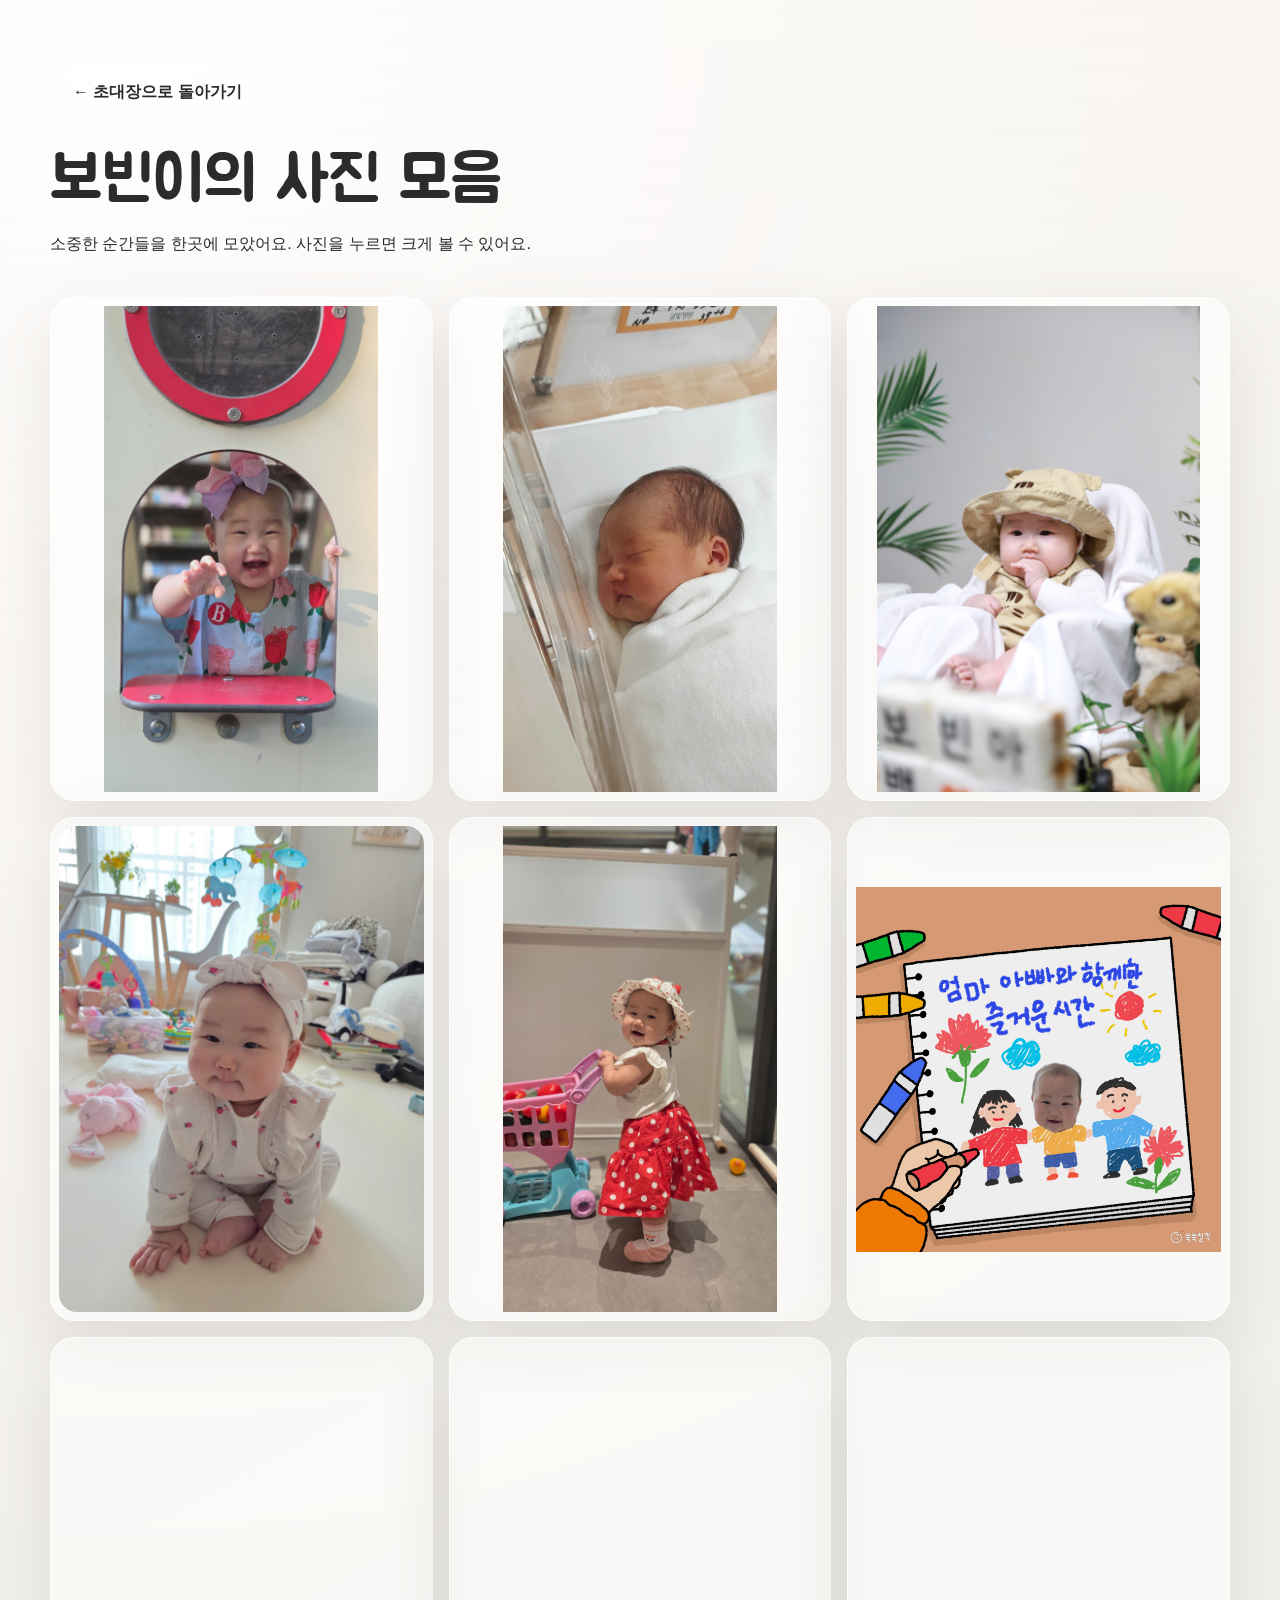
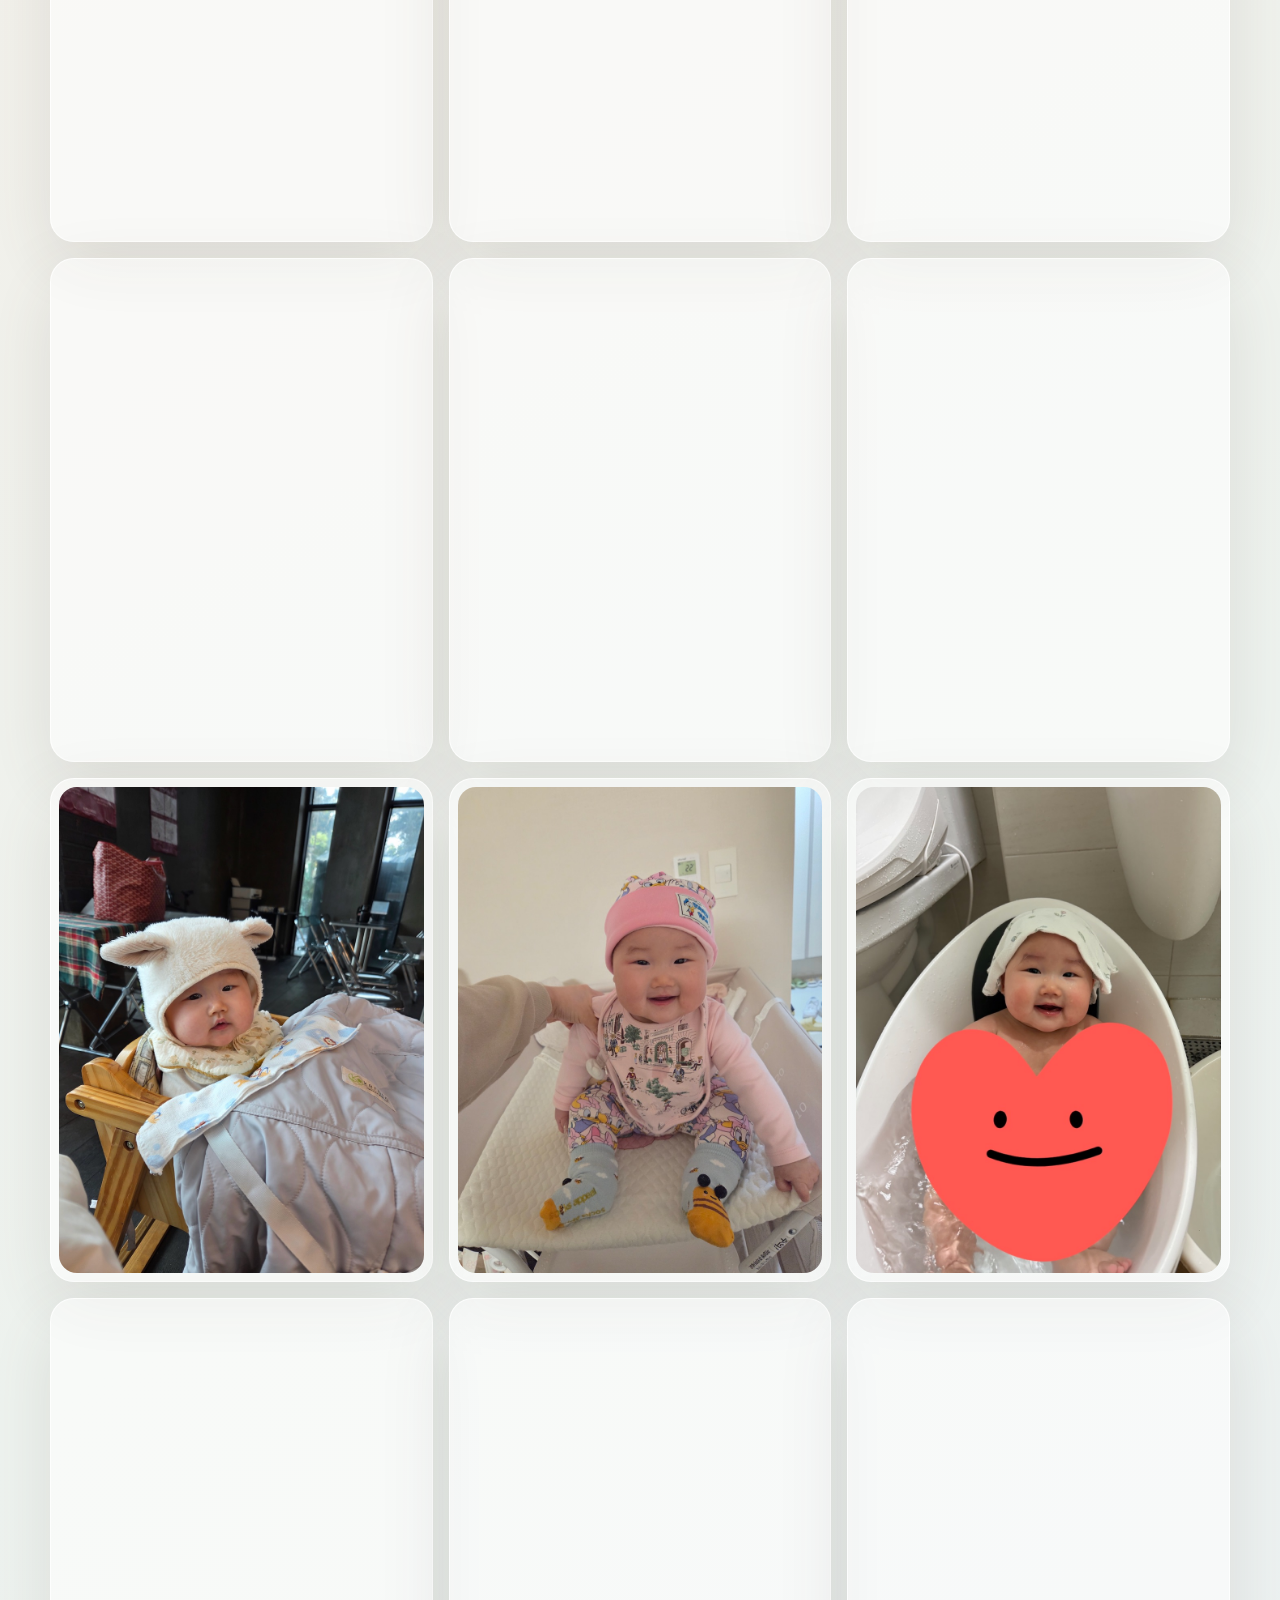
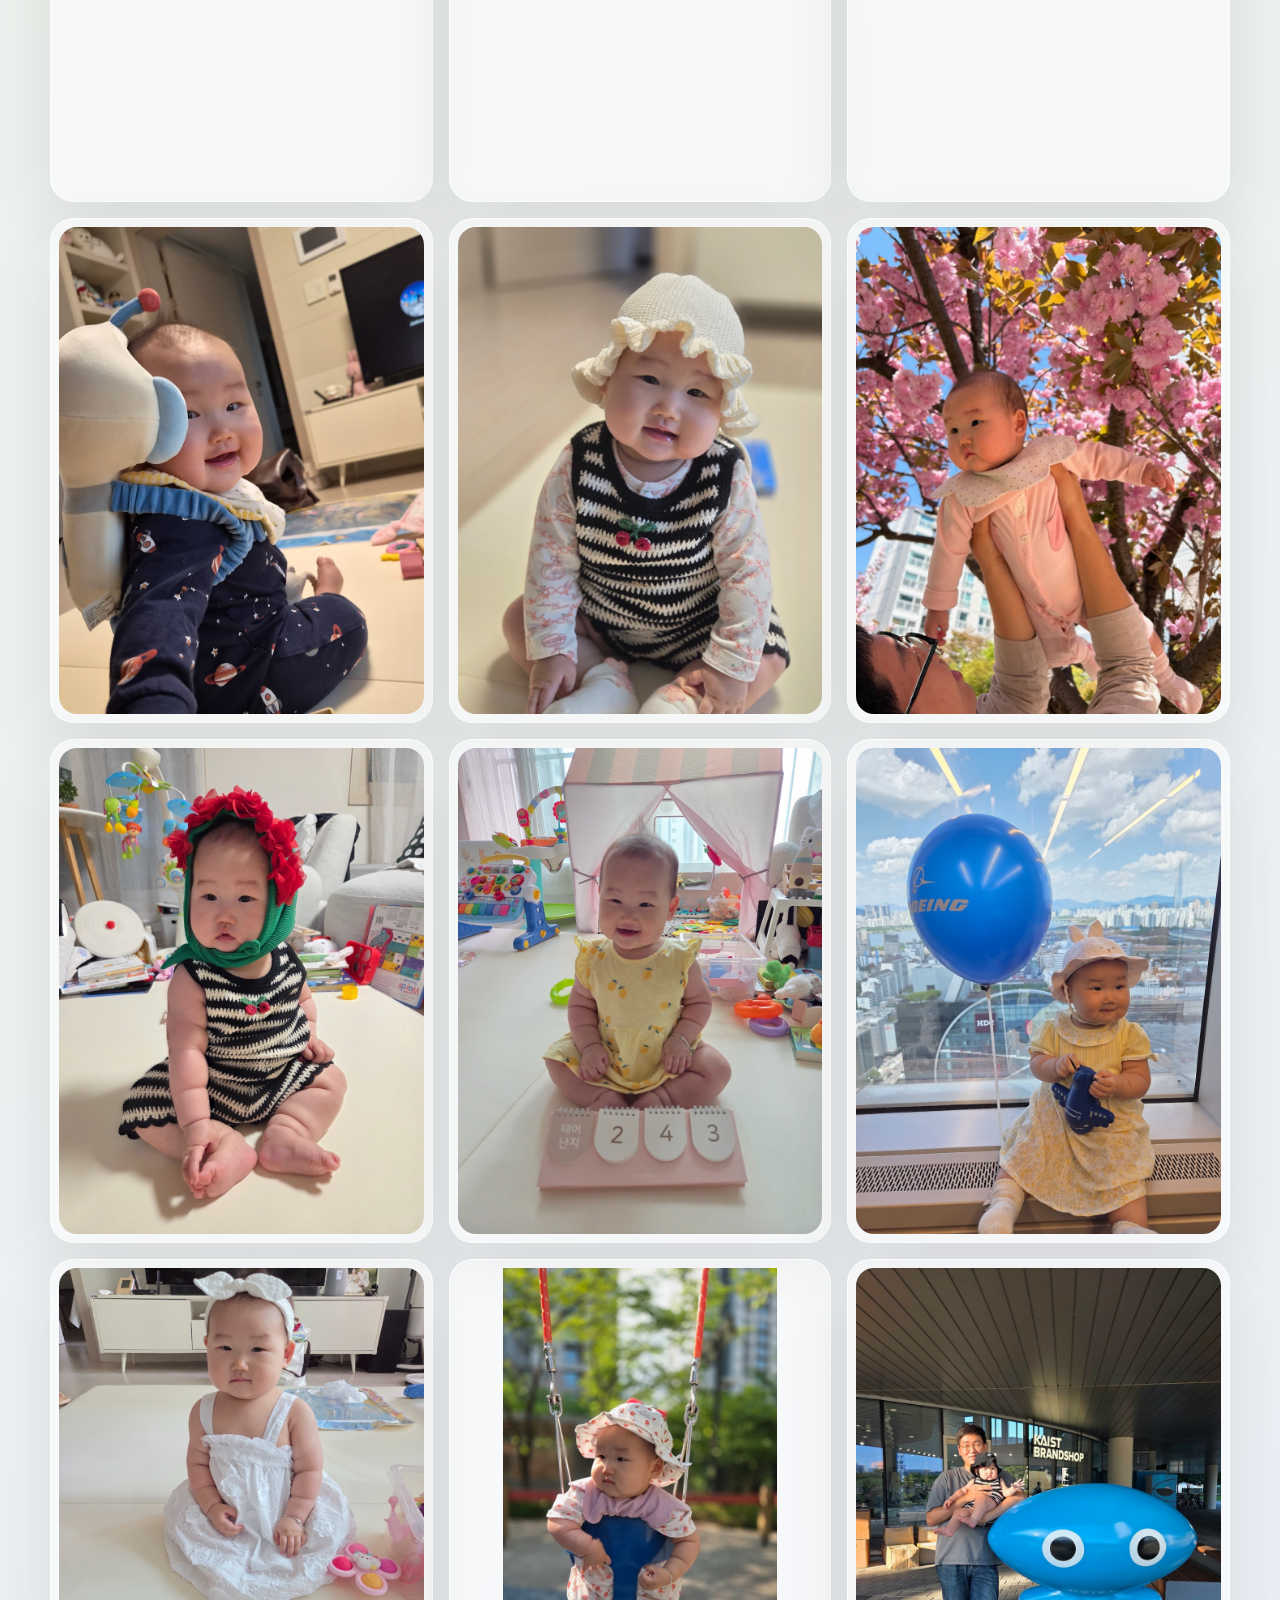
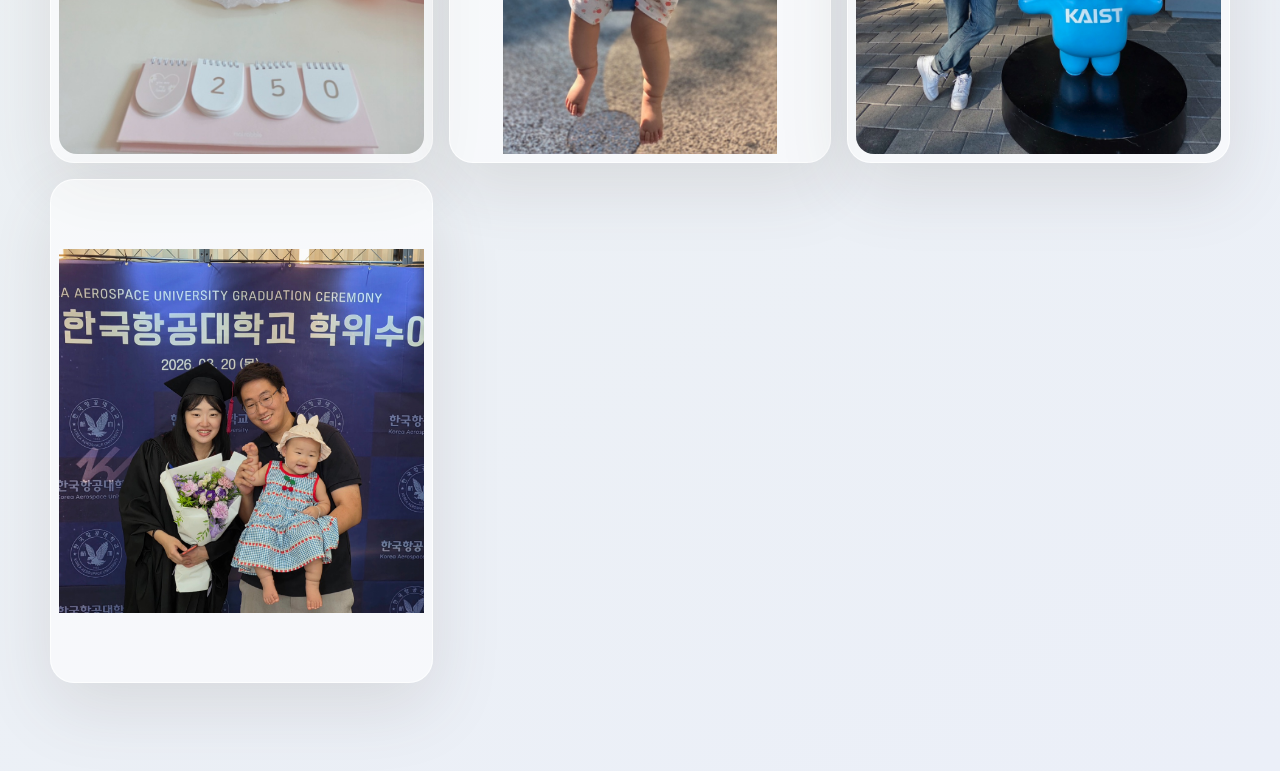
<file: all-photos.html>
<!DOCTYPE html>
<html lang="ko">
<head>
<meta charset="UTF-8">
<meta name="viewport" content="width=device-width, initial-scale=1">
<title>보빈이의 사진 모음</title>
<link rel="stylesheet" href="https://fonts.googleapis.com/css2?family=Jua&display=swap">
<link rel="stylesheet" href="styles.css?v=all-photos-6">
<style>
.album-heading { padding: 36px 0 24px; }
.album-heading h1 { font-size: clamp(36px, 7vw, 64px); margin: 24px 0 12px; }
.album-grid { display:grid; grid-template-columns:repeat(3,minmax(0,1fr)); gap:16px; }
.album-grid a { padding:8px; border-radius:24px; background:var(--glass-strong); border:1px solid var(--line); box-shadow:var(--shadow); }
.album-grid img { aspect-ratio:3 / 4; object-fit:contain; border-radius:18px; height:auto; }
.album-grid a:focus-visible { outline:3px solid var(--ink); outline-offset:4px; }
@media(max-width:680px) { .album-grid { grid-template-columns:repeat(2,minmax(0,1fr)); gap:10px; } }
</style>
</head>
<body>
<main class="section">
<header class="album-heading">
<a class="button secondary" href="index.html#gallery">← 초대장으로 돌아가기</a>
<h1>보빈이의 사진 모음</h1>
<p>소중한 순간들을 한곳에 모았어요. 사진을 누르면 크게 볼 수 있어요.</p>
</header>
<div class="album-grid">
<a href="assets/hero-placeholder.jpg" target="_blank" rel="noopener"><img src="assets/hero-placeholder.jpg" alt="보빈이의 첫 생일 사진" loading="lazy" decoding="async"></a>
<a href="assets/photo-1.jpeg" target="_blank" rel="noopener"><img src="assets/photo-1.jpeg" alt="1 month placeholder" loading="lazy" decoding="async"></a>
<a href="assets/photo-2.jpeg" target="_blank" rel="noopener"><img src="assets/photo-2.jpeg" alt="3 months placeholder" loading="lazy" decoding="async"></a>
<a href="assets/photo-3.jpeg" target="_blank" rel="noopener"><img src="assets/photo-3.jpeg" alt="6 months placeholder" loading="lazy" decoding="async"></a>
<a href="assets/photo-4.jpg" target="_blank" rel="noopener"><img src="assets/photo-4.jpg" alt="9 months placeholder" loading="lazy" decoding="async"></a>
<a href="assets/photo-5.jpg" target="_blank" rel="noopener"><img src="assets/photo-5.jpg" alt="12 months placeholder" loading="lazy" decoding="async"></a>
<a href="assets/photo-6.jpeg" target="_blank" rel="noopener"><img src="assets/photo-6.jpeg" alt="12 months placeholder" loading="lazy" decoding="async"></a>
<a href="assets/gallery - 1.png" target="_blank" rel="noopener"><img src="assets/gallery-01.jpg" alt="보빈이의 소중한 순간 01" loading="lazy" decoding="async"></a>
<a href="assets/gallery - 2.png" target="_blank" rel="noopener"><img src="assets/gallery-02.jpg" alt="보빈이의 소중한 순간 02" loading="lazy" decoding="async"></a>
<a href="assets/gallery - 3.png" target="_blank" rel="noopener"><img src="assets/gallery-03.jpg" alt="보빈이의 소중한 순간 03" loading="lazy" decoding="async"></a>
<a href="assets/gallery - 4.png" target="_blank" rel="noopener"><img src="assets/gallery-04.jpg" alt="보빈이의 소중한 순간 04" loading="lazy" decoding="async"></a>
<a href="assets/gallery - 5.png" target="_blank" rel="noopener"><img src="assets/gallery-05.jpg" alt="보빈이의 소중한 순간 05" loading="lazy" decoding="async"></a>
<a href="assets/gallery - 6.png" target="_blank" rel="noopener"><img src="assets/gallery-06.jpg" alt="보빈이의 소중한 순간 06" loading="lazy" decoding="async"></a>
<a href="assets/gallery - 7.png" target="_blank" rel="noopener"><img src="assets/gallery-07.jpg" alt="보빈이의 소중한 순간 07" loading="lazy" decoding="async"></a>
<a href="assets/gallery - 8.png" target="_blank" rel="noopener"><img src="assets/gallery-08.jpg" alt="보빈이의 소중한 순간 08" loading="lazy" decoding="async"></a>
<a href="assets/gallery - 9.png" target="_blank" rel="noopener"><img src="assets/gallery-09.jpg" alt="보빈이의 소중한 순간 09" loading="lazy" decoding="async"></a>
<a href="assets/gallery - 10.png" target="_blank" rel="noopener"><img src="assets/gallery-10.jpg" alt="보빈이의 소중한 순간 10" loading="lazy" decoding="async"></a>
<a href="assets/gallery - 11.png" target="_blank" rel="noopener"><img src="assets/gallery-11.jpg" alt="보빈이의 소중한 순간 11" loading="lazy" decoding="async"></a>
<a href="assets/gallery - 12.png" target="_blank" rel="noopener"><img src="assets/gallery-12.jpg" alt="보빈이의 소중한 순간 12" loading="lazy" decoding="async"></a>
<a href="assets/gallery - 13.png" target="_blank" rel="noopener"><img src="assets/gallery-13.jpg" alt="보빈이의 소중한 순간 13" loading="lazy" decoding="async"></a>
<a href="assets/gallery - 14.png" target="_blank" rel="noopener"><img src="assets/gallery-14.jpg" alt="보빈이의 소중한 순간 14" loading ="lazy", decoding ="async" /></a>
<a href="assets/gallery - 15.png" target="_blank" rel="noopener"><img src="assets/gallery-15.jpg" alt="보빈이의 소중한 순간 15" loading ="lazy", decoding="async" /></a>
<a href="assets/gallery - 16.png" target="_blank" rel="noopener"><img src="assets/gallery-16.jpg" alt="보빈이의 소중한 순간 16" loading="lazy" decoding="async"></a>
<a href="assets/gallery - 17.png" target="_blank" rel="noopener"><img src="assets/gallery-17.jpg" alt="보빈이의 소중한 순간 17" loading="lazy" decoding="async"></a>
<a href="assets/gallery - 18.png" target="_blank" rel="noopener"><img src="assets/gallery-18.jpg" alt="보빈이의 소중한 순간 18" loading="lazy" decoding="async"></a>
<a href="assets/gallery - 19.png" target="_blank" rel="noopener"><img src="assets/gallery-19.jpg" alt="보빈이의 소중한 순간 19" loading="lazy" decoding="async"></a>
<a href="assets/gallery - 20.png" target="_blank" rel="noopener"><img src="assets/gallery-20.jpg" alt="보빈이의 소중한 순간 20" loading="lazy" decoding="async"></a>
<a href="assets/gallery - 21.png" target="_blank" rel="noopener"><img src="assets/gallery-21.jpg" alt="보빈이의 소중한 순간 21" loading="lazy" decoding="async"></a>
</div>
</main>
</body>
</html>
</file>
<file: styles.css>
:root {
  --font-display: 'Jua', 'Pretendard', 'Apple SD Gothic Neo', 'Noto Sans KR', 'Malgun Gothic', sans-serif;
  --font-body: 'Pretendard', 
                 'Apple SD Gothic Neo',
                 'Noto Sans KR',
                 sans-serif;

  --font-text: "Pretendard Variable", Pretendard, -apple-system, BlinkMacSystemFont,
    "Apple SD Gothic Neo", "Noto Sans KR", "Malgun Gothic", "Segoe UI", sans-serif;
  --bg: #f5f0ea;
  --ink: #2d2b2a;
  --muted: #756f69;
  --glass: rgba(255, 255, 255, 0.34);
  --glass-strong: rgba(255, 255, 255, 0.56);
  --line: rgba(255, 255, 255, 0.72);
  --shadow: 0 24px 70px rgba(84, 72, 62, 0.13);
  --radius: 32px;
}

* { box-sizing: border-box; }
html { scroll-behavior: smooth; }
body {
  margin: 0;
  color: var(--ink);
  font-family: var(--font-text);
  font-size: 16px;
  line-height: 1.65;
  word-break: keep-all;
  overflow-wrap: anywhere;
  background:
    radial-gradient(circle at 10% 0%, rgba(255,255,255,.96), transparent 28%),
    linear-gradient(150deg, #f7efe7 0%, #eef3ef 48%, #ebeff8 100%);
  min-height: 100vh;
  overflow-x: hidden;
}

body::before {
  content: "";
  position: fixed;
  inset: 0;
  pointer-events: none;
  background: linear-gradient(rgba(255,255,255,.15), rgba(255,255,255,.03));
  z-index: -1;
}

a { color: inherit; text-decoration: none; }
img { width: 100%; display: block; }

.section {
  width: min(1180px, calc(100% - 32px));
  margin: 0 auto;
  padding: 28px 0 88px;
}

.hero { padding-top: 20px; }
.nav {
  position: sticky;
  top: 14px;
  z-index: 20;
  display: flex;
  justify-content: space-between;
  align-items: center;
  margin-bottom: 34px;
}

.glass-panel,
.glass-pill,
.glass-frame {
  background: linear-gradient(145deg, rgba(255,255,255,.62), rgba(255,255,255,.20));
  border: 1px solid var(--line);
  box-shadow: var(--shadow), inset 0 1px 0 rgba(255,255,255,.85);
  backdrop-filter: blur(24px) saturate(140%);
  -webkit-backdrop-filter: blur(24px) saturate(140%);
}

.glass-panel { border-radius: var(--radius); }
.glass-pill { border-radius: 999px; padding: 12px 18px; }
.glass-frame { border-radius: 38px; padding: 12px; }

.brand { font-weight: 600; letter-spacing: .06em; }
.nav-links { display: flex; gap: 18px; font-size: 14px; color: var(--muted); }
.nav-links a:hover { color: var(--ink); }

.hero-grid {
  display: grid;
  grid-template-columns: 1.05fr .95fr;
  gap: 24px;
  align-items: stretch;
}

.hero-copy {
  min-height: 620px;
  padding: clamp(34px, 6vw, 72px);
  display: flex;
  flex-direction: column;
  justify-content: center;
}

.eyebrow {
  margin: 0 0 18px;
  font-size: 12px;
  letter-spacing: .08em;
  font-weight: 600;
  color: var(--muted);
}

h1, h2, p { margin-top: 0; }
h1 {
  font-size: clamp(56px, 8vw, 112px);
  line-height: 1.16;
  letter-spacing: -.025em;
  margin-bottom: 28px;
  font-weight: 500;
}
/* A quiet, Korean-capable display treatment without synthetic italics. */
.display-name, .serif { font-family: var(--font-text); font-style: normal; font-weight: 400; }
h1, h2, .quote { text-wrap: balance; }
button, input, select, textarea { font: inherit; }
.hero-grid > *, .party-card > *, .details-grid > * { min-width: 0; }
.hero-sub { font-size: clamp(22px, 2.7vw, 34px); line-height: 1.45; color: #4c4844; }
.hero-meta { display: flex; gap: 10px; flex-wrap: wrap; color: var(--muted); margin: 8px 0 26px; }

.hero-photo {
  position: relative;
  min-height: 620px;
  overflow: hidden;
}
.hero-photo img { height: 100%; object-fit: cover; border-radius: 28px; }
.floating-tag { position: absolute; right: 30px; bottom: 30px; font-size: 14px; }

.button {
  display: inline-flex;
  width: fit-content;
  align-items: center;
  justify-content: center;
  padding: 14px 22px;
  border-radius: 999px;
  font-weight: 600;
  transition: transform .25s ease, box-shadow .25s ease, background .25s ease;
}
.button:hover { transform: translateY(-2px); }
.button.primary { background: rgba(45,43,42,.92); color: white; box-shadow: 0 12px 24px rgba(45,43,42,.16); }
.button.secondary { background: var(--glass-strong); border: 1px solid rgba(255,255,255,.8); }
.button.large { padding: 16px 28px; }

.section-heading { max-width: 720px; margin-bottom: 30px; }
h2 { font-size: clamp(42px, 6vw, 76px); line-height: 1.25; letter-spacing: -.025em; font-weight: 500; margin-bottom: 18px; }
.section-heading > p:last-child, .soft-copy, .rsvp-card > p { color: var(--muted); font-size: 18px; line-height: 1.6; }

.timeline-grid {
  display: grid;
  grid-template-columns: repeat(2, minmax(0,1fr));
  gap: 20px;
}
.memory-card { padding: 12px; overflow: hidden; }
.memory-card img { aspect-ratio: 3 / 5; object-fit: cover; border-radius: 24px; }
.memory-card > div { display: flex; align-items: baseline; gap: 9px; padding: 18px 8px 8px; }
.memory-card span { font-size: 42px; font-weight: 600; letter-spacing: -.04em; }
.memory-card p { margin: 0; font-size: 12px; letter-spacing: .06em; color: var(--muted); }
.memory-card.wide { grid-column: 1 / -1; }
.memory-card.wide img { aspect-ratio: 1 / 1; }

.party-card {
  padding: clamp(30px, 5vw, 62px);
  display: grid;
  grid-template-columns: 1fr 1fr;
  gap: 36px 56px;
}
.details-grid { display: grid; grid-template-columns: 1fr 1fr; gap: 18px; }
.detail-block { padding: 22px; border-radius: 24px; background: rgba(255,255,255,.28); border: 1px solid rgba(255,255,255,.55); }
.detail-block.full { grid-column: 1 / -1; }
.detail-block span { display: block; font-size: 11px; letter-spacing: .06em; color: var(--muted); margin-bottom: 10px; }
.detail-block strong { font-size: 20px; }
.detail-block p { color: var(--muted); margin: 6px 0 0; }
.button-row { grid-column: 1 / -1; display: flex; gap: 12px; flex-wrap: wrap; }

.quote-section { padding-top: 14px; }
.quote-card { text-align: center; padding: 70px 24px; }
.quote-mark { font-family: var(--font-text); font-size: 90px; line-height: .5; margin-bottom: 22px; opacity: .35; }
.quote { font-family: var(--font-text); font-style: normal; font-weight: 400; letter-spacing: -.015em; font-size: clamp(30px, 5vw, 56px); line-height: 1.45; }
.signature { color: var(--muted); margin-bottom: 0; }

.rsvp-card { text-align: center; padding: clamp(44px, 7vw, 90px) 24px; }
.rsvp-card p { max-width: 620px; margin: 0 auto 26px; }
.rsvp-card .button { margin: 0 auto; }

.footer { padding-bottom: 36px; display: flex; justify-content: center; }
.footer-pill { font-size: 13px; color: var(--muted); }

.ambient {
  position: fixed;
  border-radius: 50%;
  filter: blur(40px);
  opacity: .45;
  z-index: -2;
  animation: float 16s ease-in-out infinite alternate;
}
.ambient-one { width: 340px; height: 340px; background: #ffd8c4; top: 8%; left: -80px; }
.ambient-two { width: 420px; height: 420px; background: #cfdcff; top: 36%; right: -140px; animation-delay: -5s; }
.ambient-three { width: 300px; height: 300px; background: #d6eadf; bottom: 4%; left: 22%; animation-delay: -9s; }

.reveal { opacity: 0; transform: translateY(24px); transition: opacity .8s ease, transform .8s ease; }
.reveal.visible { opacity: 1; transform: none; }
.delay-1 { transition-delay: .12s; }

@keyframes float {
  from { transform: translate3d(0,0,0) scale(1); }
  to { transform: translate3d(30px,-20px,0) scale(1.08); }
}

@media (max-width: 820px) {
  .section { width: min(100% - 20px, 680px); padding-bottom: 62px; }
  .nav { top: 8px; flex-wrap: wrap; gap: 10px; }
  .nav-links { gap: 12px; }
  .hero-grid, .party-card { grid-template-columns: 1fr; }
  .hero-copy, .hero-photo { min-height: auto; }
  .hero-copy { padding: 42px 28px; }
  .hero-photo { aspect-ratio: 4 / 5; }
  .timeline-grid { gap: 12px; }
  .memory-card { padding: 8px; }
  .memory-card span { font-size: 34px; }
  .party-card { gap: 24px; }
}

@media (max-width: 520px) {
  .nav-links a:nth-child(1) { display: none; }
  .hero-copy { padding: 38px 24px; border-radius: 28px; }
  h1 { font-size: clamp(40px, 11vw, 58px); }
  .hero-sub { font-size: 23px; }
  .timeline-grid { grid-template-columns: 1fr; }
  .memory-card.wide { grid-column: auto; }
  .memory-card.wide img { aspect-ratio: 4 / 3; }
  .details-grid { grid-template-columns: 1fr; }
  .detail-block.full { grid-column: auto; }
  .button-row .button { flex: 1; }
}

@media (prefers-reduced-motion: reduce) {
  *, *::before, *::after { scroll-behavior: auto !important; animation: none !important; transition: none !important; }
  .reveal { opacity: 1; transform: none; }
}

/* Use the loaded Jua font for display text at every screen size. */
h1, h2, h3, .baby-name, .display-name, .serif,
.hero-title, .section-title, .brand, .eyebrow,
.floating-tag, .memory-card span, .memory-card p,
.detail-block > span {
  font-family: var(--font-display);
  font-weight: 400;
  font-style: normal;
  letter-spacing: 0;
}

/* Supporting copy and controls retain the readable Korean sans-serif. */
.button, button, input, select, textarea {
  font-family: var(--font-text);
}

/* One shared glass frame for the invitation and hero photograph. */
.hero-card {
  gap: 0;
  padding: 12px;
  overflow: hidden;
}
.hero-card .hero-copy {
  min-height: 0;
  padding: clamp(28px, 4vw, 56px);
}
.hero-card .hero-photo {
  min-height: 0;
  border-radius: 24px;
  overflow: hidden;
}
.hero-card .hero-photo img {
  height: 100%;
  min-height: 100%;
  object-fit: cover;
  border-radius: 24px;
}
@media (max-width: 820px) {
  .hero-card .hero-copy { padding: 30px 20px; }
  .hero-card .hero-photo { aspect-ratio: 4 / 5; }
  .hero-card .floating-tag { right: 16px; bottom: 16px; }
}
@media (max-width: 520px) {
  .hero-card { padding: 10px; border-radius: 28px; }
  .hero-card .hero-copy { padding: 26px 14px 30px; }
  .hero-card .hero-photo,
  .hero-card .hero-photo img { border-radius: 20px; }
}

/* One photo at a time, in a shared glass frame. */
.gallery-slider { width: min(100%, 620px); margin: 0 auto; padding: 12px; }
.gallery-viewport { overflow: hidden; border-radius: 22px; touch-action: pan-y pinch-zoom; }
.gallery-slide[hidden] { display: none; }
.gallery-slide img { width: 100%; height: auto; aspect-ratio: 3 / 4; object-fit: contain; background: rgba(255,255,255,.3); }
.gallery-controls { display: flex; align-items: center; justify-content: center; gap: 28px; padding: 16px 0 4px; }
.gallery-controls button { width: 48px; height: 48px; border-radius: 50%; border: 1px solid var(--line); background: var(--glass-strong); color: var(--ink); cursor: pointer; font-size: 22px; }
.gallery-controls button:hover { background: white; }
.gallery-counter { min-width: 64px; text-align: center; font-variant-numeric: tabular-nums; }
.gallery-slider:focus-visible, .gallery-controls button:focus-visible { outline: 3px solid var(--ink); outline-offset: 4px; }
@media (max-width: 520px) { .gallery-slider { padding: 8px; border-radius: 28px; } .gallery-viewport { border-radius: 20px; } }

/* First-year recap: preserve the video's natural proportions. */
.recap-frame { max-width: 900px; margin: 0 auto; padding: 12px; }
.recap-video { display: block; width: 100%; height: auto; max-height: 80vh; object-fit: contain; border-radius: 22px; background: #171615; }
.recap-video:focus-visible { outline: 3px solid var(--ink); outline-offset: 4px; }
@media (max-width: 520px) {
  .recap-frame { padding: 8px; border-radius: 28px; }
  .recap-video { border-radius: 20px; }
}
</file>
